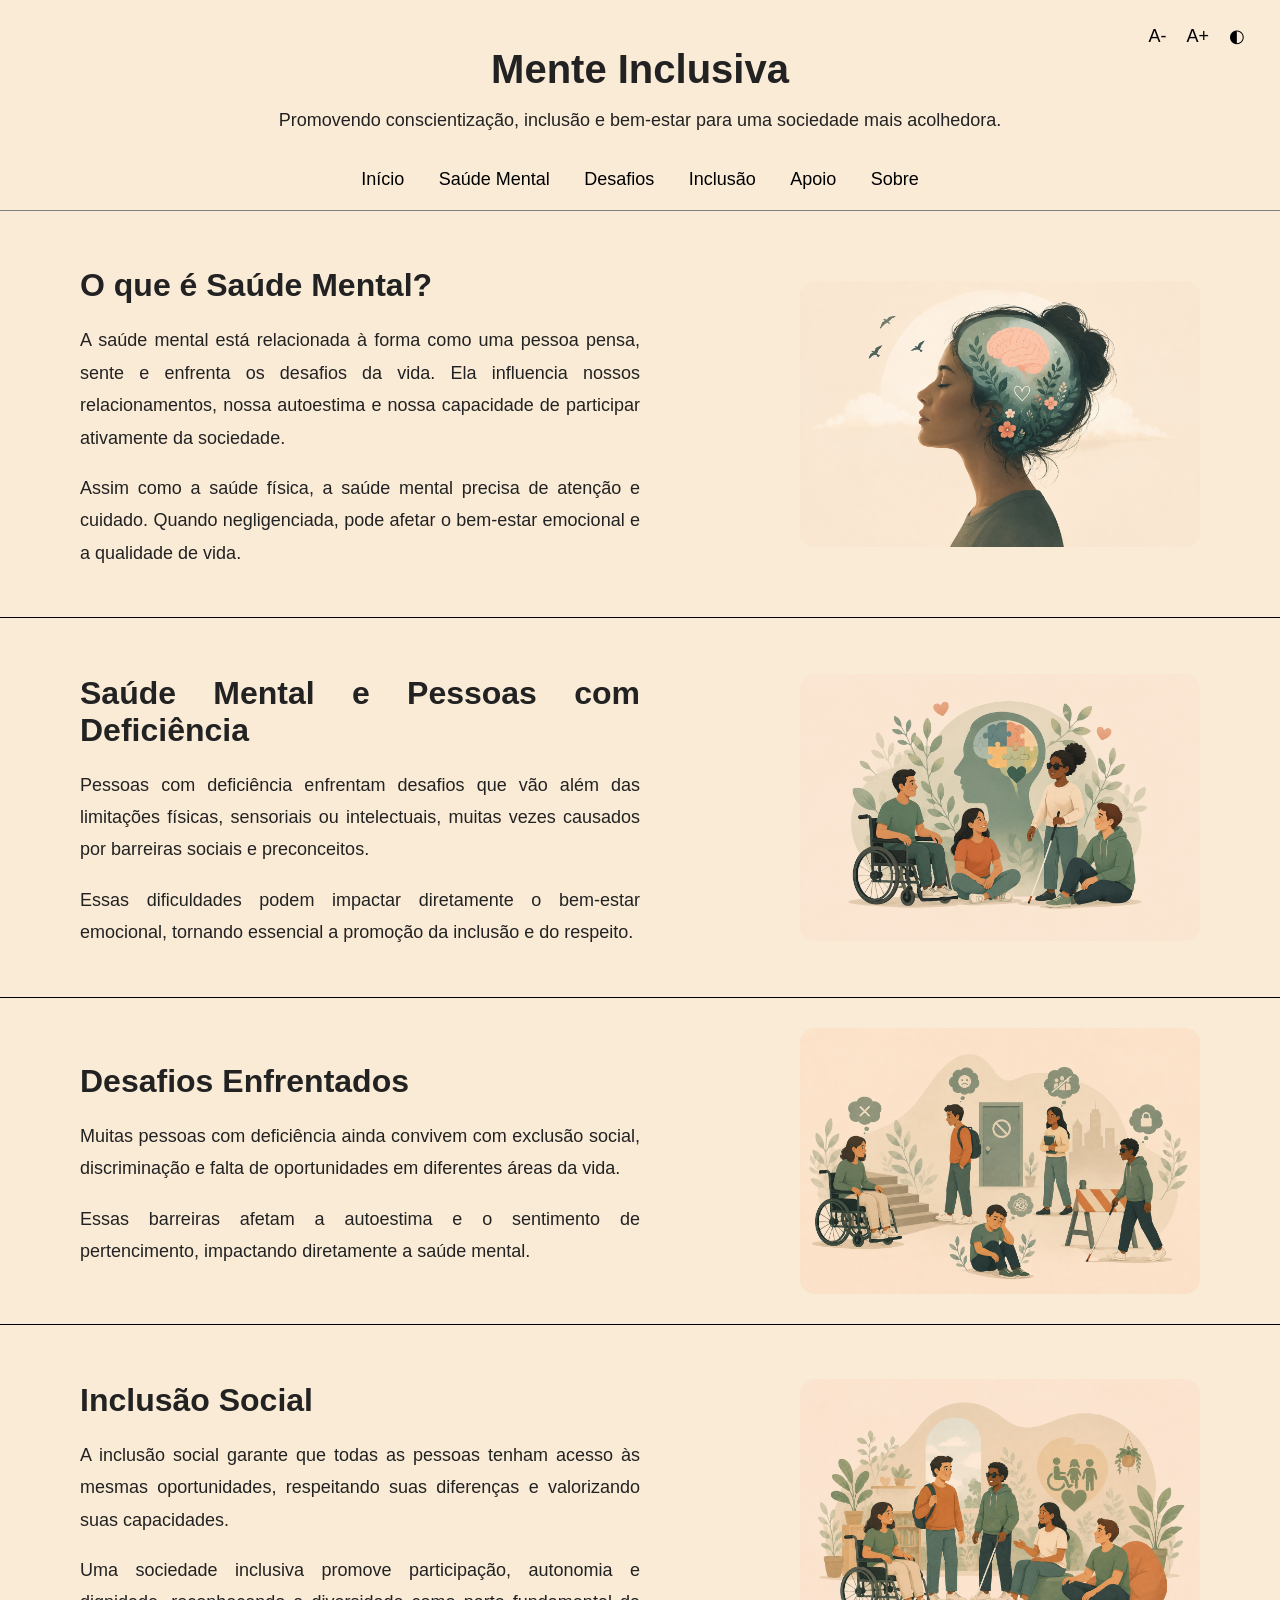
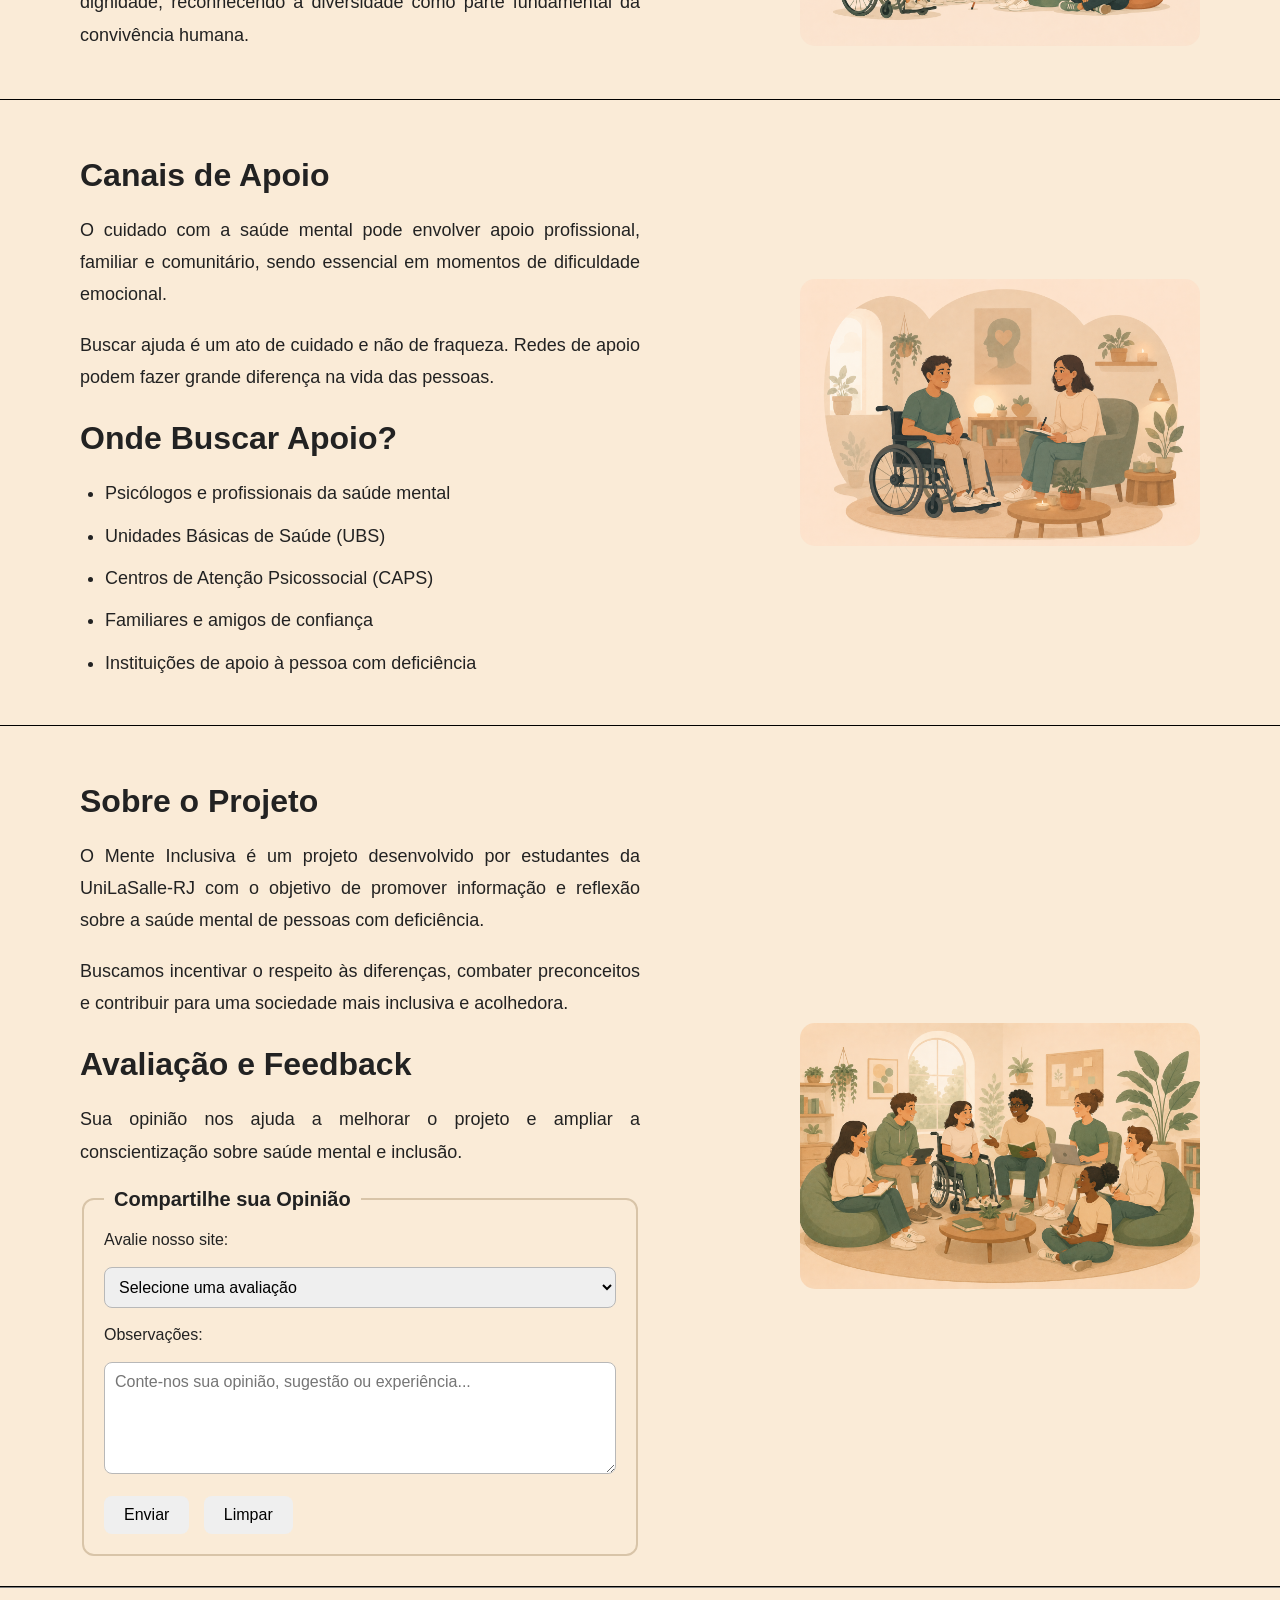
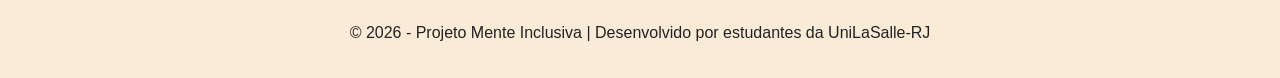
<file: index.html>
<!DOCTYPE html>
<html lang="pt-br">
<head>
    <meta charset="UTF-8">
    <meta name="viewport" content="width=device-width, initial-scale=1.0">
    <title>Mente Inclusiva</title>

    <link rel="stylesheet" href="style.css">
</head>

<body>

    <header>
        <h1>Mente Inclusiva</h1>
        <p>Promovendo conscientização, inclusão e bem-estar para uma sociedade mais acolhedora.</p>

        <div class="menu-container">

            <nav>
                <a href="#inicio">Início</a>
                <a href="#saude-mental">Saúde Mental</a>
                <a href="#desafios">Desafios</a>
                <a href="#inclusao">Inclusão</a>
                <a href="#apoio">Apoio</a>
                <a href="#sobre">Sobre</a>
            </nav>

            <div class="acessibilidade">
                <button onclick="diminuirFonte()" aria-label="Diminuir fonte">A-</button>
                <button onclick="aumentarFonte()" aria-label="Aumentar fonte">A+</button>
                <button onclick="alternarContraste()" aria-label="Alto contraste">◐</button>
            </div>

        </div>

    </header>

    <main>

        <!-- INÍCIO -->
        <section class="sessao" id="inicio">

            <div class="texto">
                <h2>O que é Saúde Mental?</h2>

                <p>
                    A saúde mental está relacionada à forma como uma pessoa pensa,
                    sente e enfrenta os desafios da vida. Ela influencia nossos relacionamentos,
                    nossa autoestima e nossa capacidade de participar ativamente da sociedade.
                </p>

                <p>
                    Assim como a saúde física, a saúde mental precisa de atenção e cuidado.
                    Quando negligenciada, pode afetar o bem-estar emocional e a qualidade de vida.
                </p>
            </div>

            <img src="saudeMental.png" alt="Representação de saúde mental">
        </section>

        <!-- SAÚDE MENTAL E DEFICIÊNCIA -->
        <section class="sessao" id="saude-mental">

            <div class="texto">
                <h2>Saúde Mental e Pessoas com Deficiência</h2>

                <p>
                    Pessoas com deficiência enfrentam desafios que vão além das limitações físicas,
                    sensoriais ou intelectuais, muitas vezes causados por barreiras sociais e preconceitos.
                </p>

                <p>
                    Essas dificuldades podem impactar diretamente o bem-estar emocional,
                    tornando essencial a promoção da inclusão e do respeito.
                </p>
            </div>

            <img src="saudePessoas.png" alt="Inclusão social">
        </section>

        <!-- DESAFIOS -->
        <section class="sessao" id="desafios">

            <div class="texto">
                <h2>Desafios Enfrentados</h2>

                <p>
                    Muitas pessoas com deficiência ainda convivem com exclusão social,
                    discriminação e falta de oportunidades em diferentes áreas da vida.
                </p>

                <p>
                    Essas barreiras afetam a autoestima e o sentimento de pertencimento,
                    impactando diretamente a saúde mental.
                </p>
            </div>

            <img src="saudeProblemas.png" alt="Problemas Encontrados">
        </section>

        <!-- INCLUSÃO -->
        <section class="sessao" id="inclusao">

            <div class="texto">
                <h2>Inclusão Social</h2>

                <p>
                    A inclusão social garante que todas as pessoas tenham acesso às mesmas oportunidades,
                    respeitando suas diferenças e valorizando suas capacidades.
                </p>

                <p>
                    Uma sociedade inclusiva promove participação, autonomia e dignidade,
                    reconhecendo a diversidade como parte fundamental da convivência humana.
                </p>
            </div>

            <img src="saudeAcolhimento.png" alt="Pessoas em ambiente inclusivo">
        </section>

        <!-- APOIO -->
        <section class="sessao" id="apoio">

            <div class="texto">
                <h2>Canais de Apoio</h2>

                <p>
                    O cuidado com a saúde mental pode envolver apoio profissional,
                    familiar e comunitário, sendo essencial em momentos de dificuldade emocional.
                </p>

                <p>
                    Buscar ajuda é um ato de cuidado e não de fraqueza.
                    Redes de apoio podem fazer grande diferença na vida das pessoas.
                </p>

                <h2>Onde Buscar Apoio?</h2>

                <ul class="apoio-lista">
                    <li>Psicólogos e profissionais da saúde mental</li>
                    <li>Unidades Básicas de Saúde (UBS)</li>
                    <li>Centros de Atenção Psicossocial (CAPS)</li>
                    <li>Familiares e amigos de confiança</li>
                    <li>Instituições de apoio à pessoa com deficiência</li>
                </ul>
            </div>

            <img src="saudeApoio.png" alt="Rede de apoio emocional">
        </section>

        <!-- SOBRE -->
        <section class="sessao" id="sobre">

            <div class="texto">
                <h2>Sobre o Projeto</h2>

                <p>
                    O Mente Inclusiva é um projeto desenvolvido por estudantes da UniLaSalle-RJ
                    com o objetivo de promover informação e reflexão sobre a saúde mental de pessoas com deficiência.
                </p>

                <p>
                    Buscamos incentivar o respeito às diferenças, combater preconceitos e contribuir
                    para uma sociedade mais inclusiva e acolhedora.
                </p>


                <h2>Avaliação e Feedback</h2>

                <p>
                    Sua opinião nos ajuda a melhorar o projeto e ampliar a conscientização sobre saúde mental e inclusão.
                </p>

                <form name="feedback" method="POST" data-netlify="true">

                    <input type="hidden" name="form-name" value="feedback">

                    <fieldset>

                        <legend>Compartilhe sua Opinião</legend>

                        <label for="estrelas">
                            Avalie nosso site:
                        </label>

                        <br><br>

                        <select name="avaliacao" id="estrelas" required>
                            <option value="">Selecione uma avaliação</option>
                            <option value="5">⭐⭐⭐⭐⭐ Excelente</option>
                            <option value="4">⭐⭐⭐⭐ Muito bom</option>
                            <option value="3">⭐⭐⭐ Bom</option>
                            <option value="2">⭐⭐ Regular</option>
                            <option value="1">⭐ Precisa melhorar</option>
                        </select>

                        <br><br>

                        <label for="obs">
                            Observações:
                        </label>

                        <br><br>

                        <textarea
                            name="observacoes"
                            id="obs"
                            rows="5"
                            placeholder="Conte-nos sua opinião, sugestão ou experiência..."
                        ></textarea>

                        <br><br>

                        <input type="submit" value="Enviar" class="botao">
                        <input type="reset" value="Limpar" class="botao">

                    </fieldset>

                </form>

            </div>

            <img src="sobre.png" alt="Projeto acadêmico">
        </section>

        <div vw class="enabled">
            <div vw-access-button class="active"></div>
            <div vw-plugin-wrapper>
                <div class="vw-plugin-top-wrapper"></div>
            </div>
        </div>

        <script src="https://vlibras.gov.br/app/vlibras-plugin.js"></script>

        <script>
            new window.VLibras.Widget('https://vlibras.gov.br/app');
        </script>

    </main>

    <footer>
        <p>&copy; 2026 - Projeto Mente Inclusiva | Desenvolvido por estudantes da UniLaSalle-RJ</p>
    </footer>

</body>
<script src="funcoes.js"></script>
</html>
</file>
<file: style.css>
html{
    scroll-behavior: smooth;
}

body{
    margin: 0;
    font-family: "Segoe UI", sans-serif;
    background-color: antiquewhite;
    color: #222;
}

/* HEADER */

header{
    position: relative;
    text-align: center;
    padding: 20px;
    border-bottom: 1px solid gray;
}

header h1{
    margin-bottom: 10px;
    font-size: 40px;
}

header p{
    font-size: 18px;
}

nav{
    margin-top: 20px;
}

nav a{
    text-decoration: none;
    color: black;
    margin: 0 15px;
    font-size: 18px;
}

nav a:hover{
    text-decoration: underline;
}

/* SEÇÕES */

.sessao{
    display: flex;
    justify-content: space-between;
    align-items: center;

    padding: 30px 80px;
    gap: 50px;
    border-bottom: 1px solid black;
}

.texto{
    width: 50%;
    text-align: justify;
}

.texto h2{
    font-size: 32px;
    margin-bottom: 20px;
}

.texto p{
    font-size: 18px;
    line-height: 1.8;
}

/* IMAGENS */

.sessao img{
    width: 400px;
    max-width: 100%;
    border-radius: 15px;
}

/* FOOTER */

footer{
    text-align: center;
    padding: 20px;
    border-top: 1px solid gray;
}

/* LISTA */

.apoio-lista{
    padding-left: 25px;
    margin-top: 20px;
}

.apoio-lista li{
    font-size: 18px;
    line-height: 1.8;
    margin-bottom: 10px;
}

.menu-container{
    display: flex;
    justify-content: center;
    align-items: center;
    gap: 30px;
    flex-wrap: wrap;
}

.acessibilidade{
    position: absolute;
    top: 20px;
    right: 30px;

    display: flex;
    gap: 10px;
}

.acessibilidade button{
    background: none;
    border: none;
    cursor: pointer;
    font-size: 18px;
    padding: 5px;
}

.acessibilidade button:hover{
    opacity: 0.7;

}

.alto-contraste{
    background-color: black;
    color: white;
}

.alto-contraste header{
    background-color: black;
    border-bottom: 1px solid white;
}

.alto-contraste h1,
.alto-contraste h2,
.alto-contraste p,
.alto-contraste li{
    color: white;
}

.alto-contraste a{
    color: yellow;
}

.alto-contraste footer{
    background-color: black;
    color: white;
}

.alto-contraste .acessibilidade button{
    color: white;
}

.alto-contraste img{
    filter: brightness(0.8);
}

fieldset{
    border: 2px solid #d8c4a8;
    border-radius: 12px;
    padding: 20px;
    margin-top: 20px;
}

legend{
    font-size: 20px;
    font-weight: bold;
    padding: 0 10px;
}

#estrelas,
#obs{
    width: 100%;
    box-sizing: border-box;
    padding: 10px;
    border: 1px solid #b8b8b8;
    border-radius: 8px;
    font-family: inherit;
    font-size: 16px;
}

#obs{
    resize: vertical;
}

.botao{
    padding: 10px 20px;
    border: none;
    border-radius: 8px;
    cursor: pointer;
    margin-right: 10px;
    font-size: 16px;
}

.botao:hover{
    opacity: 0.9;
}


/* RESPONSIVIDADE */


@media (max-width: 900px) {

    .sessao{
        flex-direction: column;
        text-align: center;
        padding: 40px 20px;
    }

    .texto{
        width: 100%;
    }

    .sessao img{
        width: 100%;
        max-width: 350px;
        margin-top: 20px;
    }

    nav a{
        display: inline-block;
        margin: 8px 10px;
        font-size: 16px;
    }

    

}

@media (max-width: 768px){

    .acessibilidade{
        position: static;
        justify-content: center;
        margin-bottom: 15px;
    }

}
</file>
